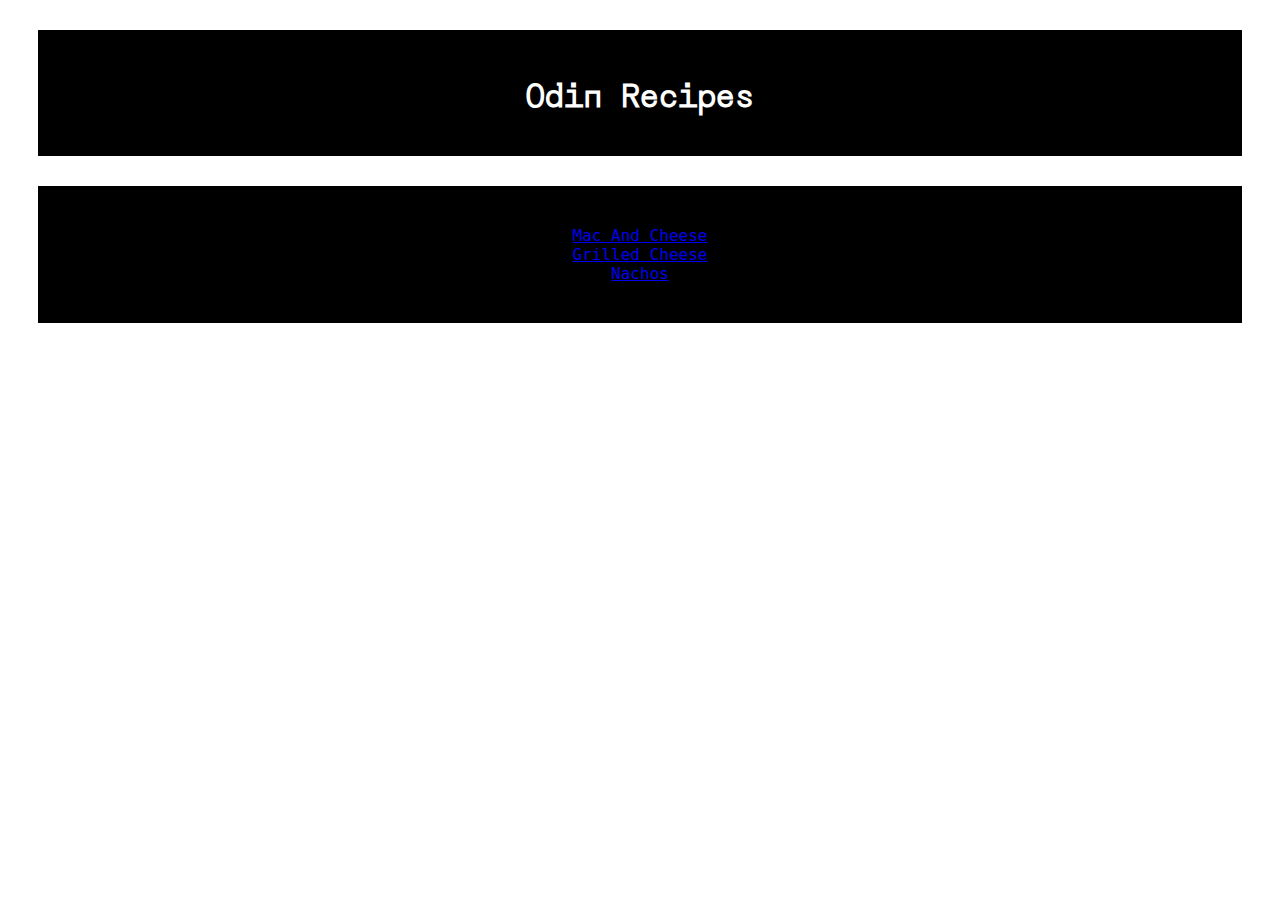
<file: index.html>
<!DOCTYPE html>
<html lang="en">
    <head>
        <meta charset="utf-8">
        <title>Odin Recipes</title>
        <link rel="stylesheet" href="styles.css">
        <link rel="preconnect" href="https://fonts.googleapis.com">
        <link rel="preconnect" href="https://fonts.gstatic.com" crossorigin>
        <link href="https://fonts.googleapis.com/css2?family=Orbit&display=swap" rel="stylesheet">
    </head>

    <body>
        <h1>Odin Recipes</h1>
        <div class="recipes">
        <a href="./recipes/mac-and-cheese.html">Mac And Cheese</a> <br/>
        <a href="./recipes/grilled-cheese.html">Grilled Cheese</a> <br/>
        <a href="recipes/nachos.html">Nachos
        </ul>
    </div>

    </body>
</html>
</file>
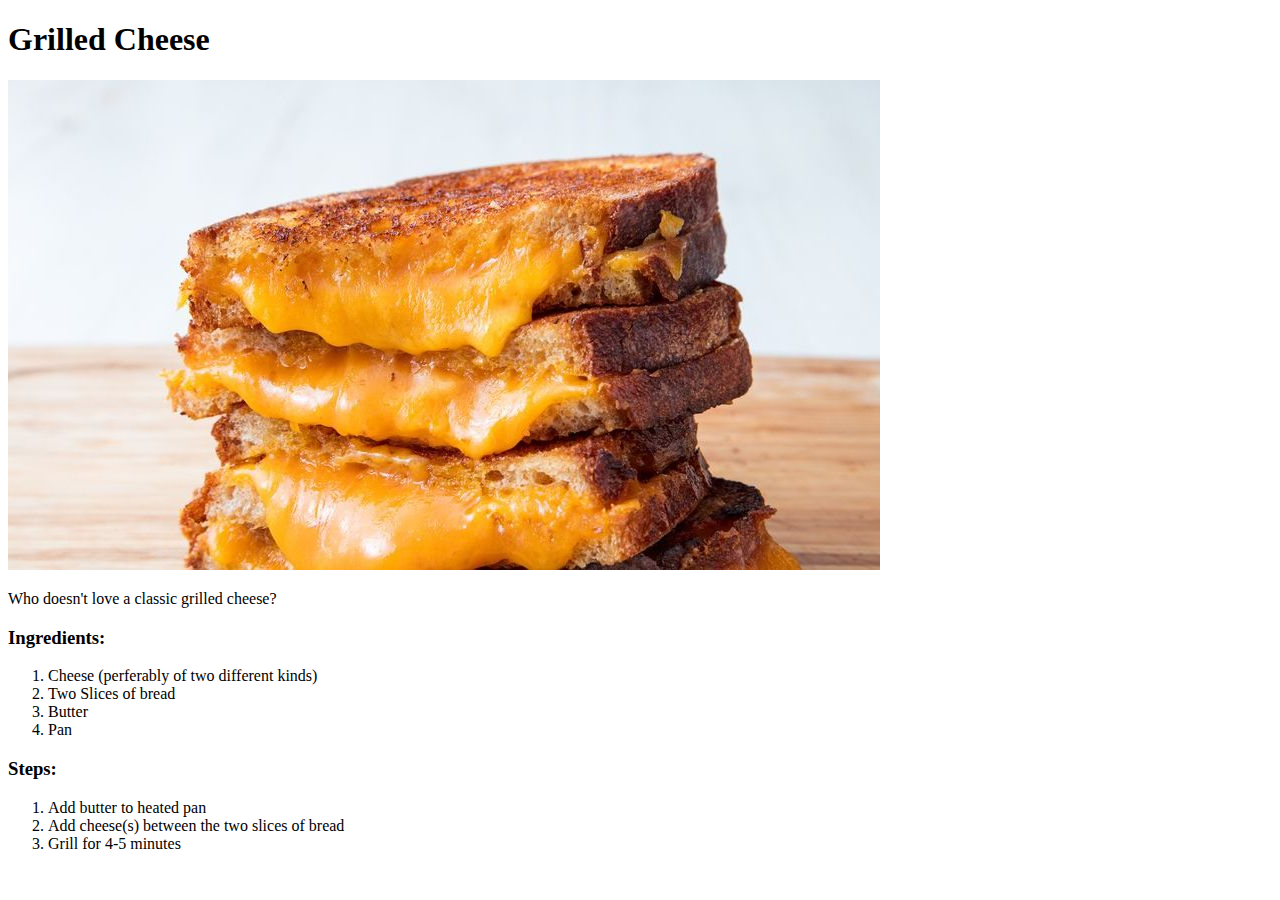
<file: recipes/grilled-cheese.html>
<!DOCTYPE html>
<html>
    <head>
        <meta charset="utf-8">
        <title>Grilled Cheese</title>
    </head>
    
    <body>
        <h1>Grilled Cheese</h1>
        <img src="../images/grilled-cheese.jpeg" 
        alt="Three grilled cheese stacked on top of each other">
        <p>Who doesn't love a classic grilled cheese?</p>
        <h3>Ingredients:</h3>
        <ol>
            <li>Cheese (perferably of two different kinds)</li>
            <li>Two Slices of bread</li>
            <li>Butter</li>
            <li>Pan</li>
        </ol>
        <h3>Steps:</h3>
        <ol>
            <li>Add butter to heated pan</li>
            <li>Add cheese(s) between the two slices of bread</li>
            <li>Grill for 4-5 minutes</li>
        </ol>
    </body>
</html>
</file>
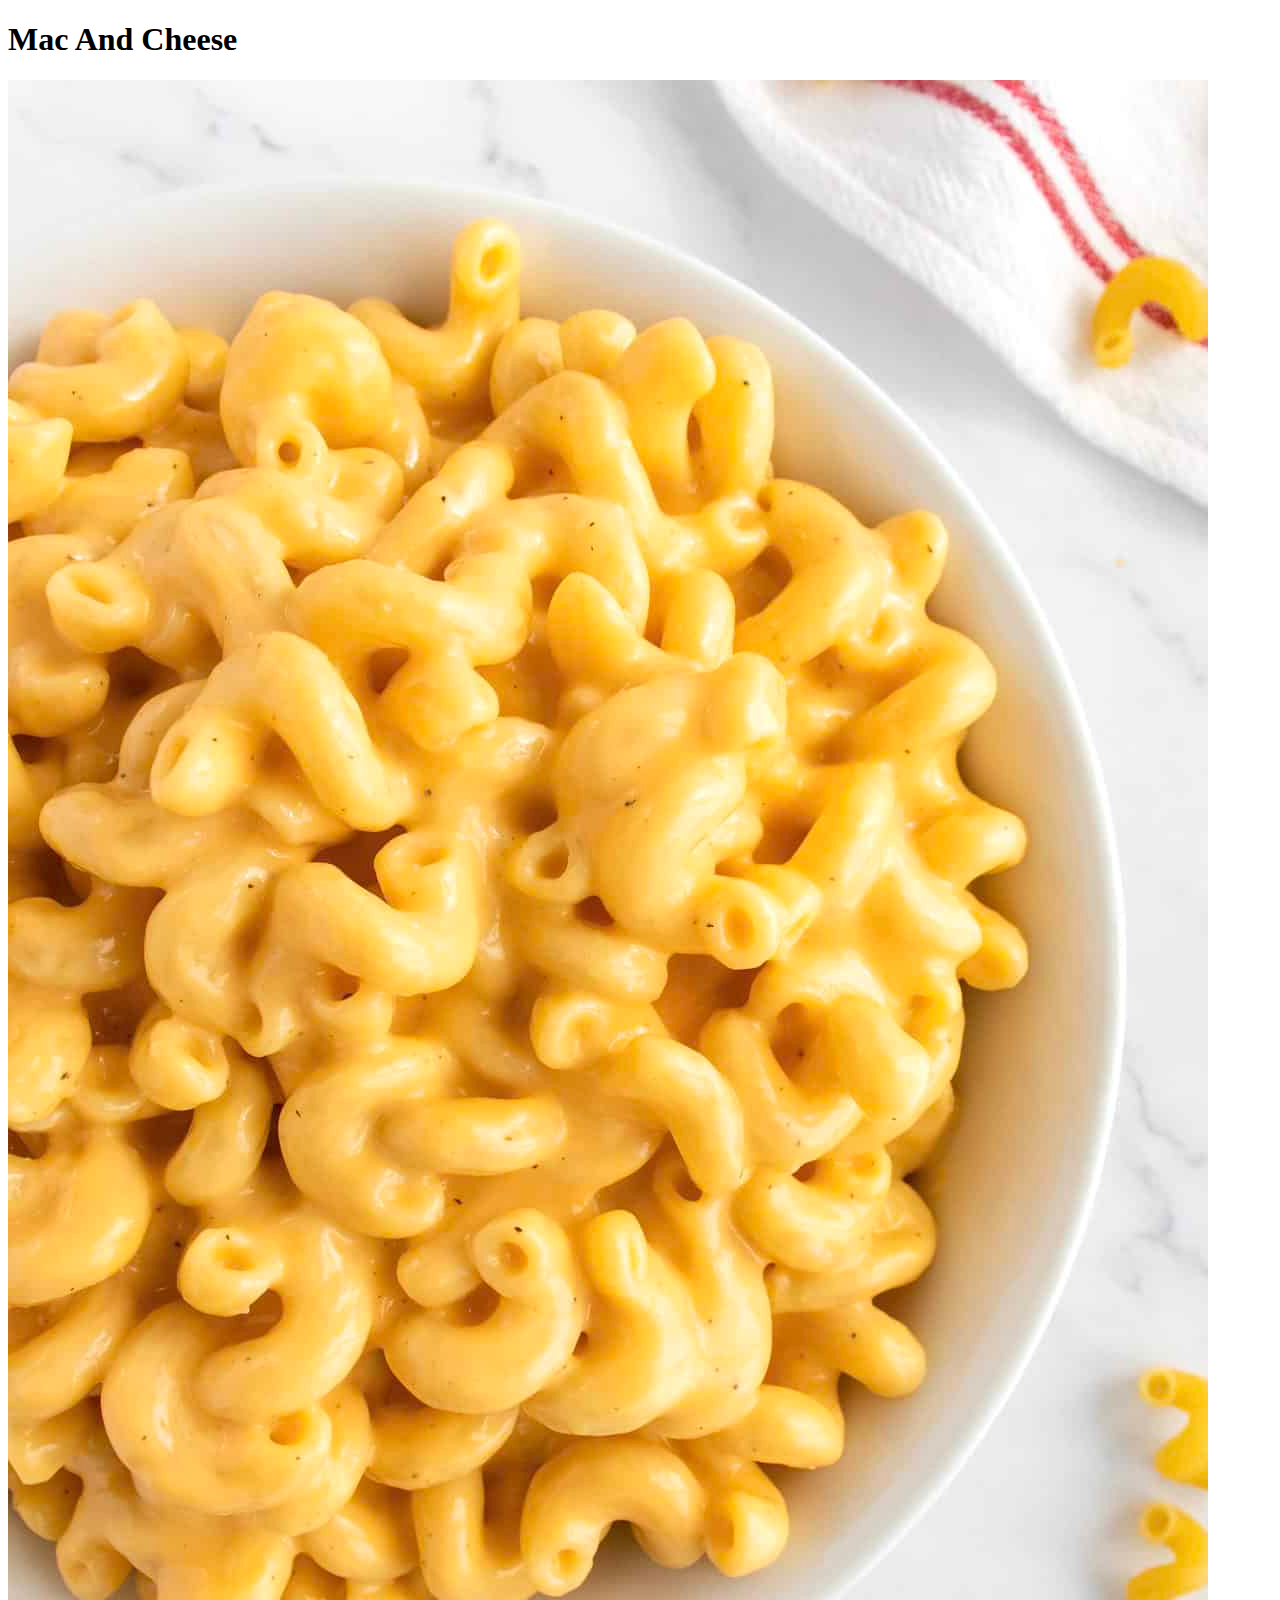
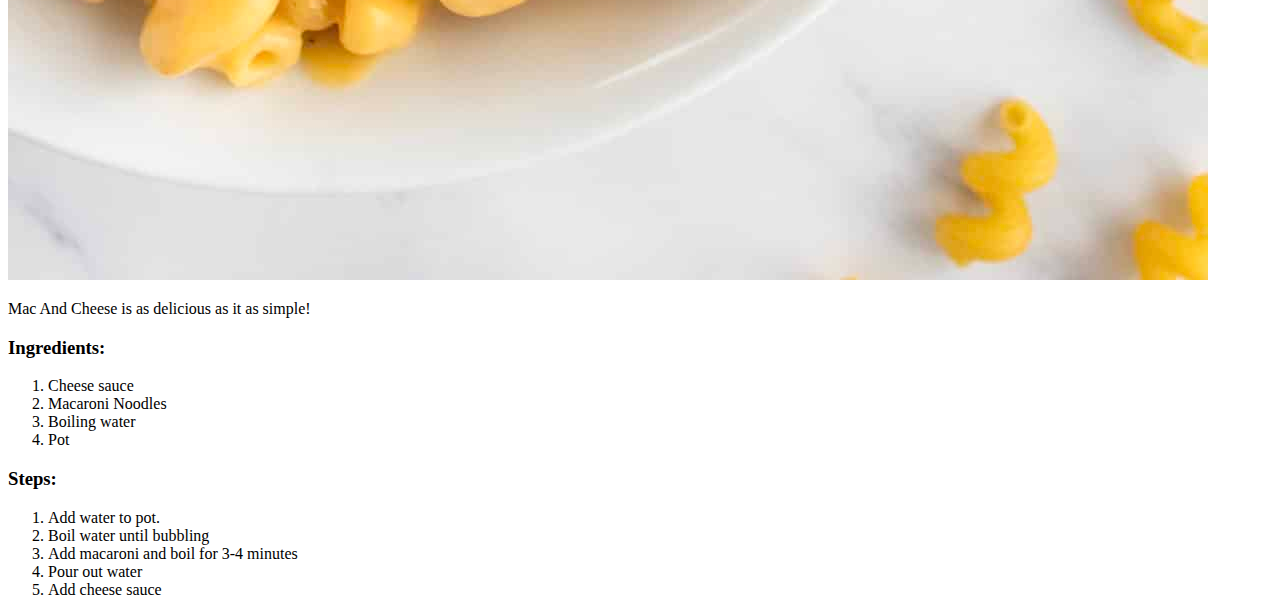
<file: recipes/mac-and-cheese.html>
<!DOCTYPE html>
<html>
    <head>
        <meta charset="utf-8">
        <title>Mac And Cheese</title>
    </head>
    
    <body>
        <h1>Mac And Cheese</h1>
        <img src="../images/mac-and-cheese.jpeg"
        alt="Bowl of Mac and Cheese">
        <p>Mac And Cheese is as delicious as it as simple!</p>
        <h3>Ingredients:</h3>
        <ol>
            <li>Cheese sauce</li>
            <li>Macaroni Noodles</li>
            <li>Boiling water</li>
            <li>Pot</li>
        </ol>
        <h3>Steps:</h3>
        <ol>
            <li>Add water to pot.</li>
            <li>Boil water until bubbling</li>
            <li>Add macaroni and boil for 3-4 minutes</li>
            <li>Pour out water</li>
            <li>Add cheese sauce</li>
        </ol>
    </body>
</html>
</file>
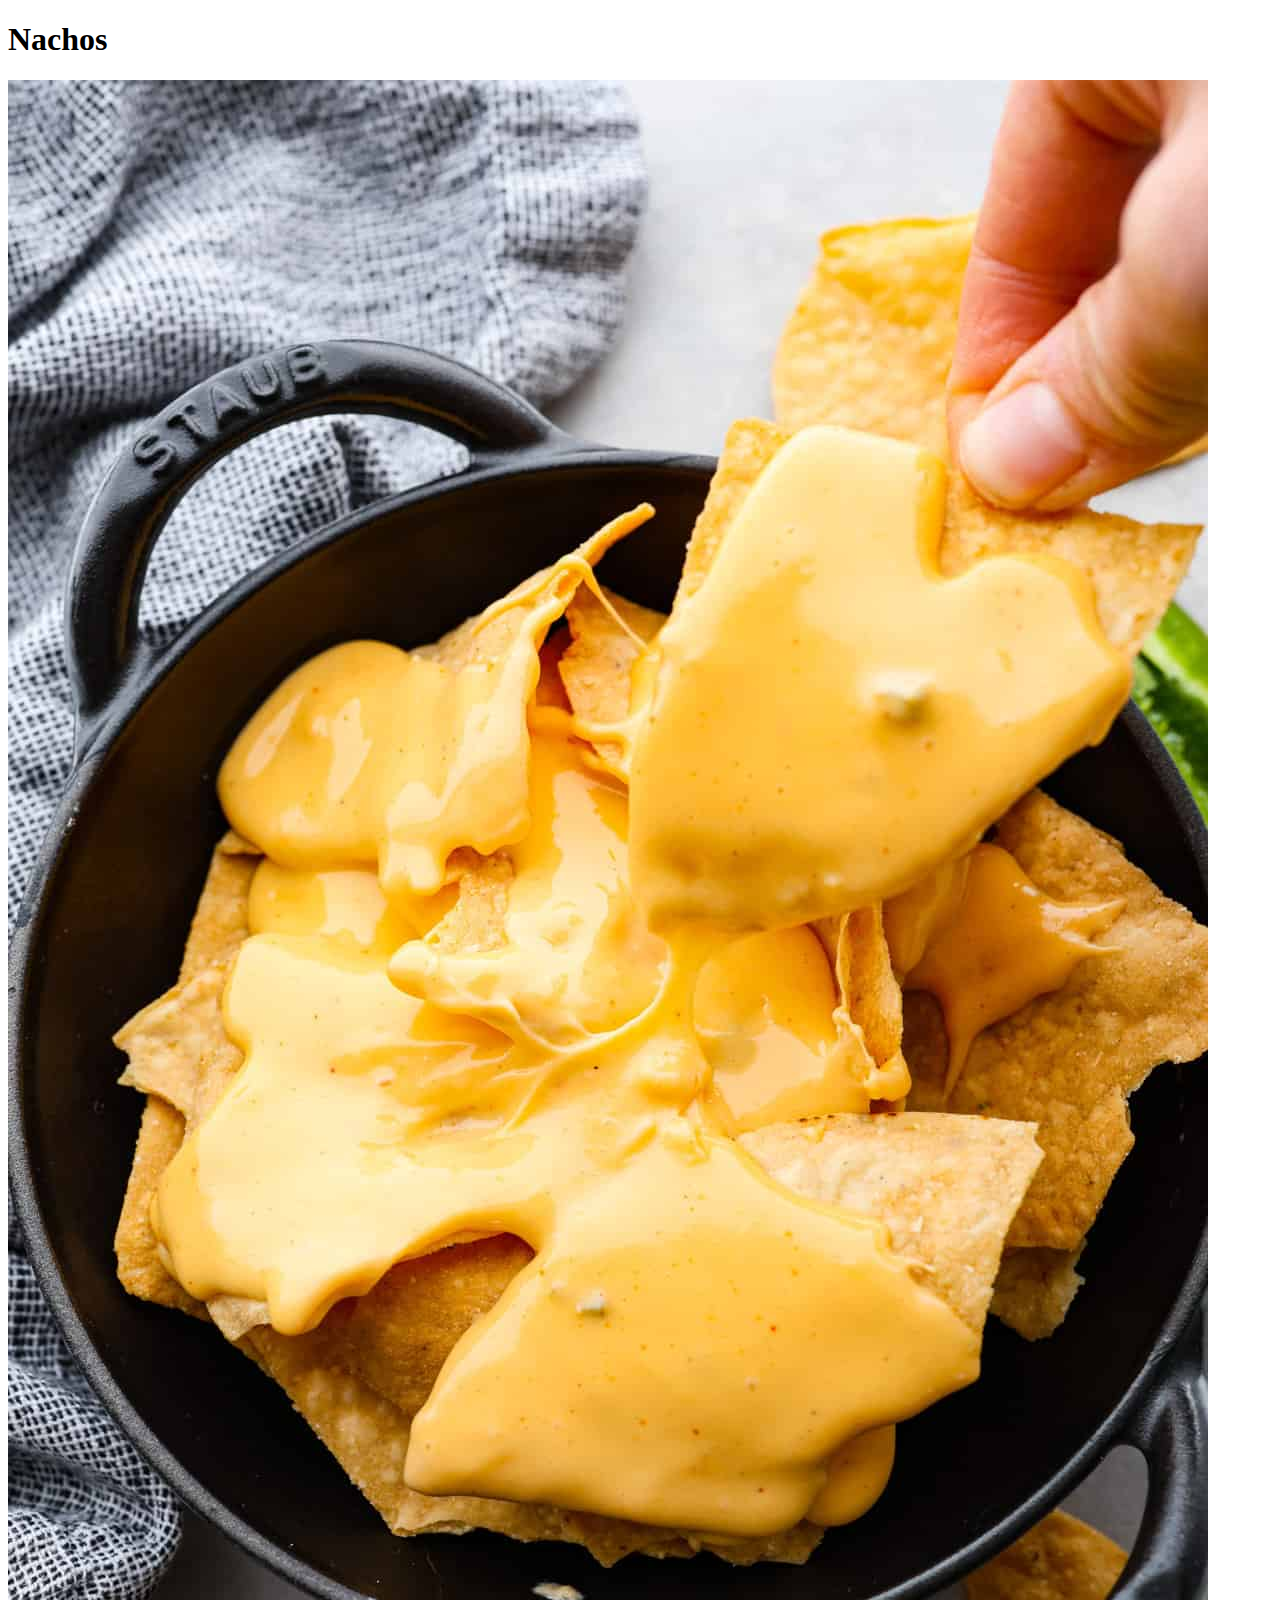
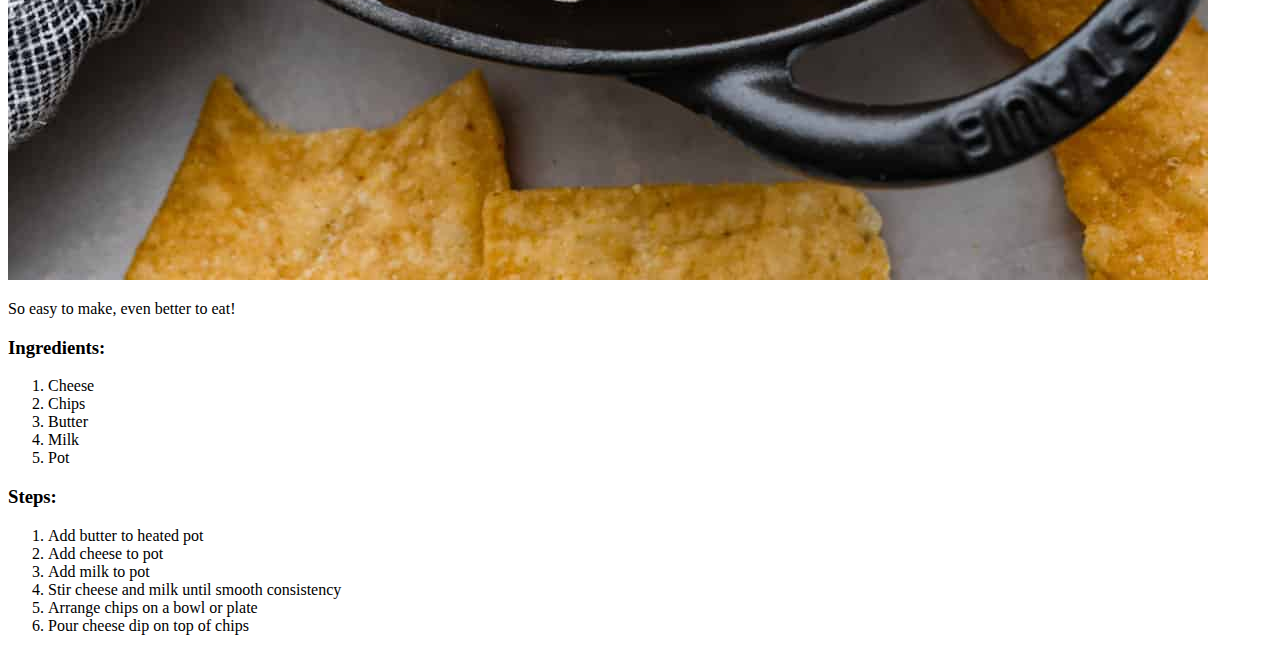
<file: recipes/nachos.html>
<!DOCTYPE html>
<html>
    <head>
        <meta charset="utf-8">
        <title>Nachos</title>
    </head>
    
    <body>
        <h1>Nachos</h1>
        <img src="../images/nachos.jpeg" alt="Bowl of chips with cheese on top">
        <p>So easy to make, even better to eat!</p>
        <h3>Ingredients:</h3>
        <ol>
            <li>Cheese</li>
            <li>Chips</li>
            <li>Butter</li>
            <li>Milk</li>
            <li>Pot</li>
        </ol>
        <h3>Steps:</h3>
        <ol>
            <li>Add butter to heated pot</li>
            <li>Add cheese to pot</li>
            <li>Add milk to pot</li>
            <li>Stir cheese and milk until smooth consistency</li>
            <li>Arrange chips on a bowl or plate</li>
            <li>Pour cheese dip on top of chips</li>
        </ol>
    </body>
</html>
</file>
<file: styles.css>
h1 {
    font-family: "Orbit", sans-serif;
    padding: 20px;
    margin: 30px;
    border: 20px solid black;
    color: #ffffff;
    background-color: #000000;
}

div {
    padding: 20px;
    margin: 30px;
    border: 20px solid black;
    color: #ffffff;
    background-color: #000000;
}

a:visited {
    color: #ffffff;
}

a {
    font-family: monospace, sans-serif;
}

body {
    text-align: center;
}
</file>
